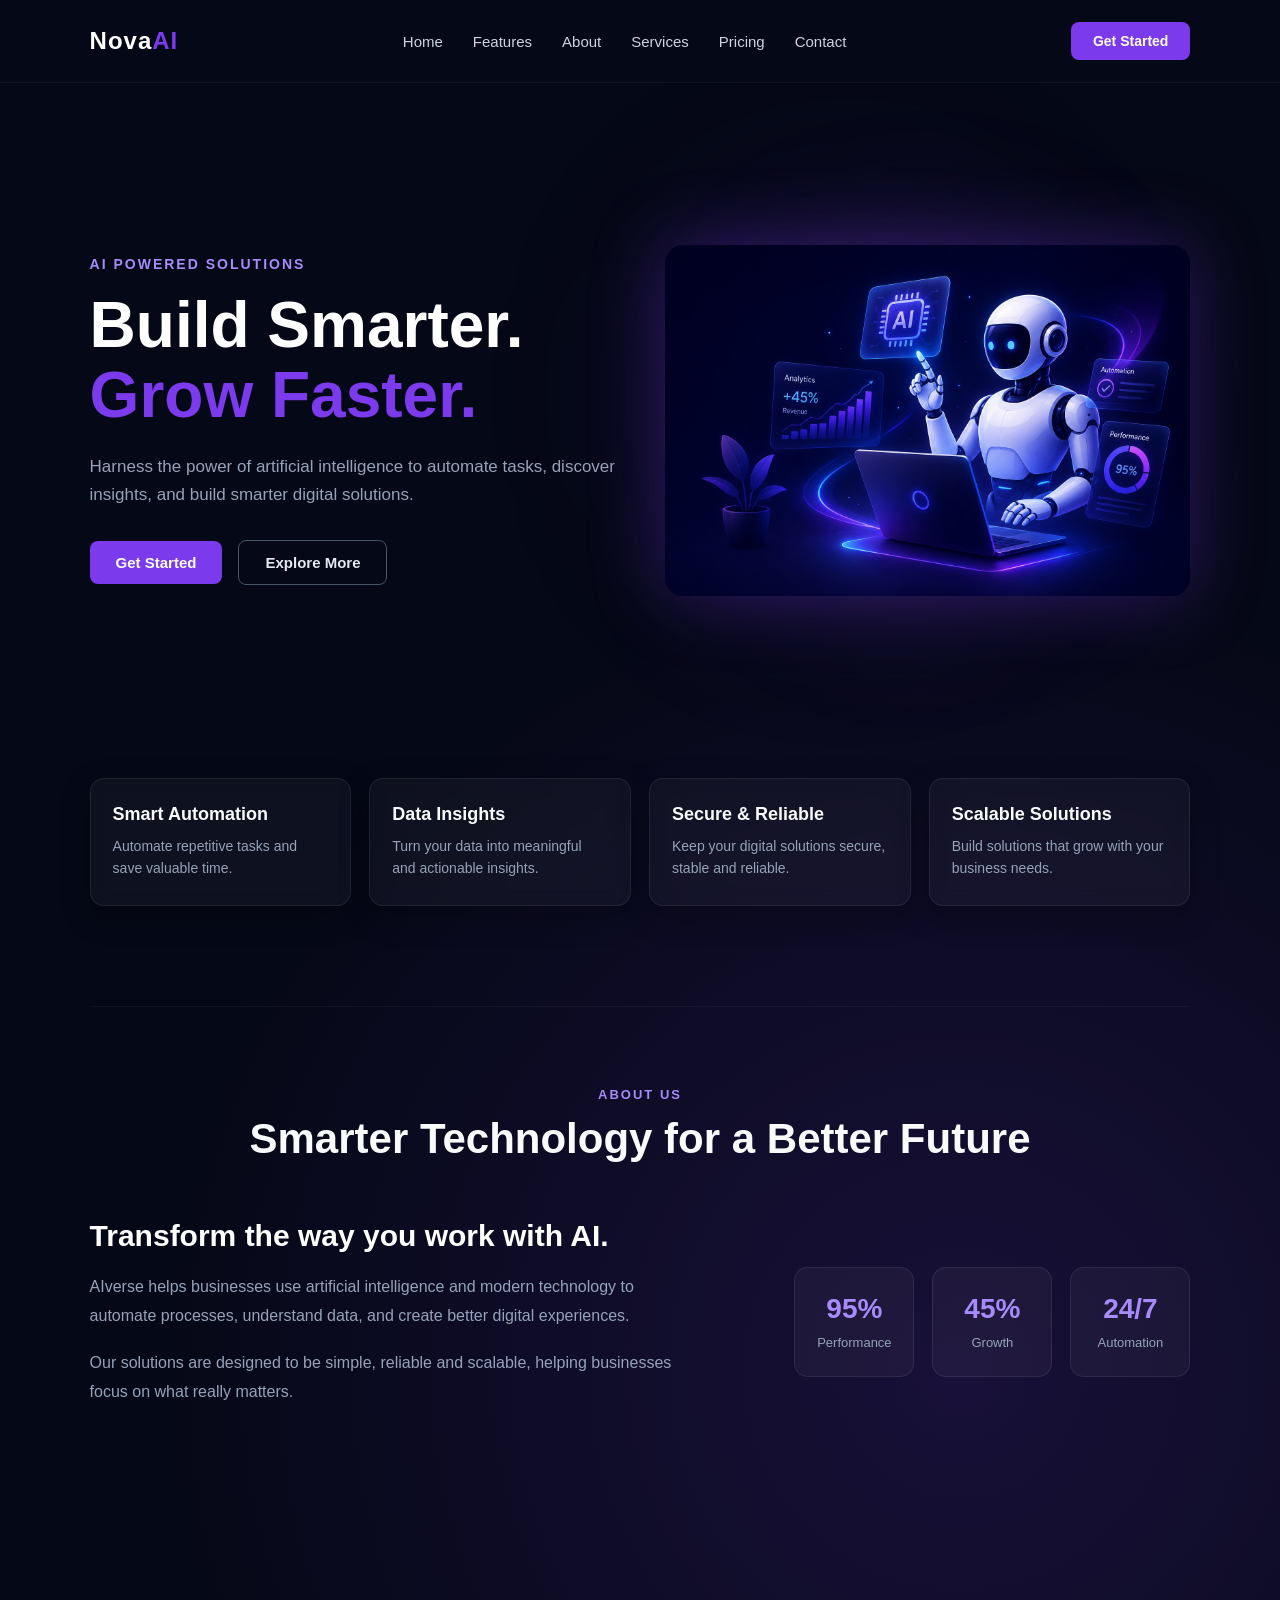
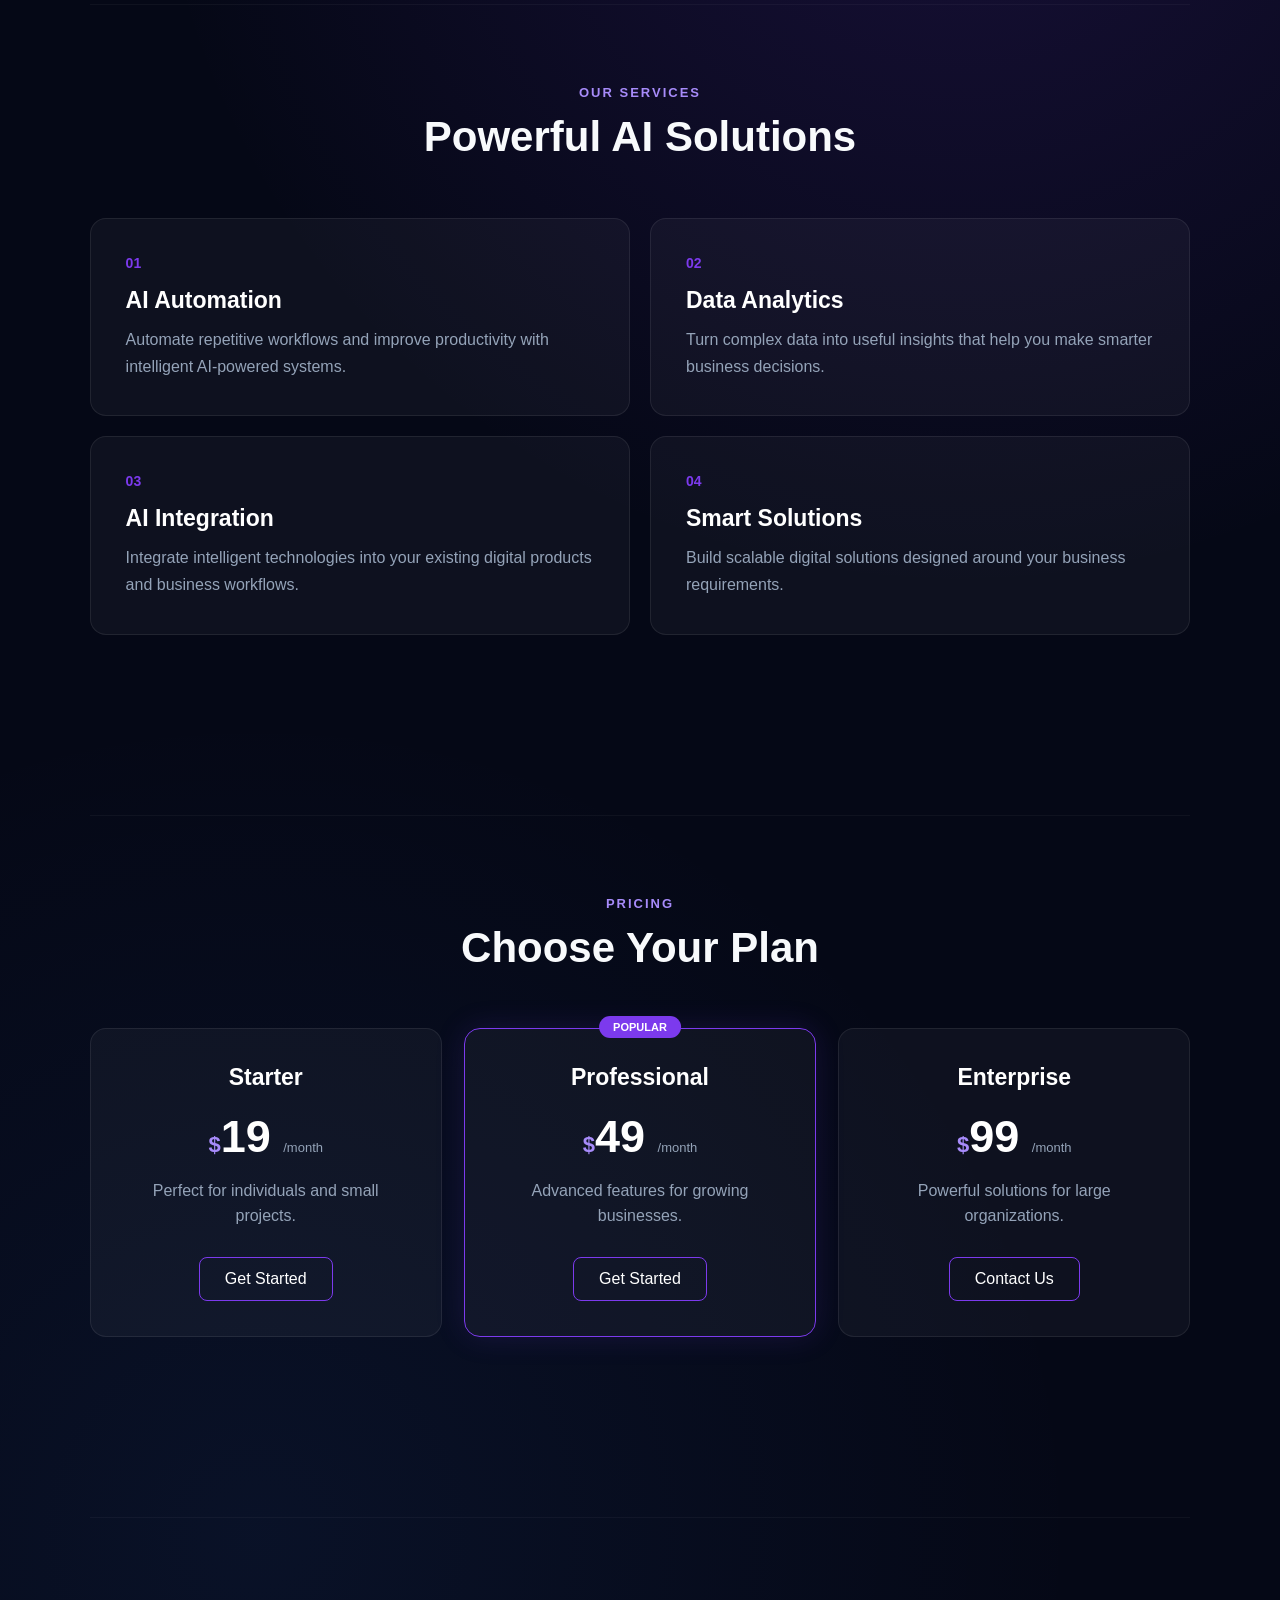
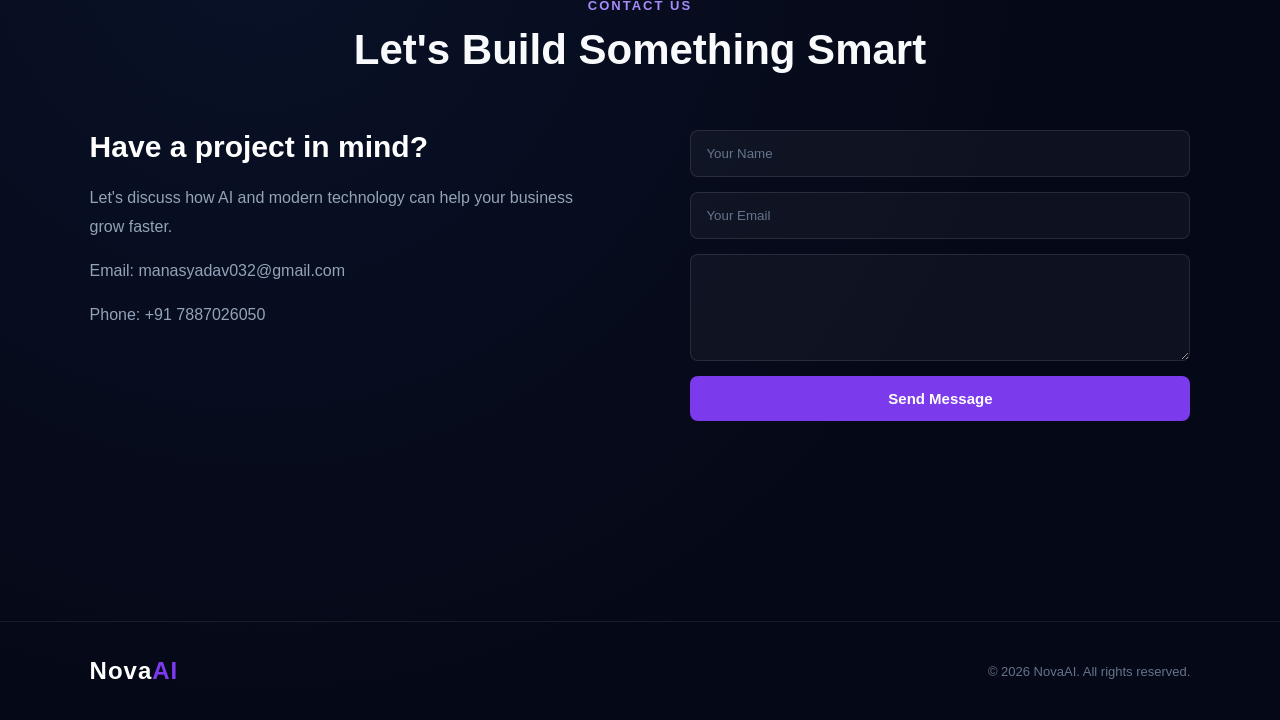
<file: Task2_Landingpage/index.html>
<!DOCTYPE html>
<html lang="en">
<head>
    <meta charset="UTF-8">
    <meta name="viewport" content="width=device-width, initial-scale=1.0">
    <title>AI Landing Page</title>

    <link rel="stylesheet" href="style.css">
</head>

<body>

    <header class="navbar">

    <div class="logo">
        Nova<span>AI</span>
    </div>

    <nav>
        <a href="#home">Home</a>
        <a href="#features">Features</a>
        <a href="#about">About</a>
        <a href="#services">Services</a>
        <a href="#pricing">Pricing</a>
        <a href="#contact">Contact</a>
    </nav>

    <button class="menu-toggle" aria-label="Open navigation">
    ☰
</button>

    <a href="#contact" class="nav-btn">Get Started</a>

</header>

<section class="hero">

    <div class="hero-content">

        <p class="hero-tag">AI POWERED SOLUTIONS</p>

        <h1>
            Build Smarter.
            <span>Grow Faster.</span>
        </h1>

        <p class="hero-description">
            Harness the power of artificial intelligence to automate
            tasks, discover insights, and build smarter digital solutions.
        </p>

        <div class="hero-buttons">
            <a href="#contact" class="primary-btn">Get Started</a>
            <a href="#features" class="secondary-btn">Explore More</a>
        </div>

    </div>

    <div class="hero-image">
        <img src="images/hero.png" alt="AI Robot working on laptop">
    </div>

</section>

<section class="features">

    <div class="feature-card">
        <h3>Smart Automation</h3>
        <p>Automate repetitive tasks and save valuable time.</p>
    </div>

    <div class="feature-card">
        <h3>Data Insights</h3>
        <p>Turn your data into meaningful and actionable insights.</p>
    </div>

    <div class="feature-card">
        <h3>Secure & Reliable</h3>
        <p>Keep your digital solutions secure, stable and reliable.</p>
    </div>

    <div class="feature-card">
        <h3>Scalable Solutions</h3>
        <p>Build solutions that grow with your business needs.</p>
    </div>

</section>

<!-- About Section -->
<section class="about-section" id="about">

    <div class="section-heading">
        <p>ABOUT US</p>
        <h2>Smarter Technology for a Better Future</h2>
    </div>

    <div class="about-content">

        <div class="about-text">
            <h3>Transform the way you work with AI.</h3>

            <p>
                AIverse helps businesses use artificial intelligence and
                modern technology to automate processes, understand data,
                and create better digital experiences.
            </p>

            <p>
                Our solutions are designed to be simple, reliable and
                scalable, helping businesses focus on what really matters.
            </p>
        </div>

        <div class="about-stats">
            <div>
                <strong>95%</strong>
                <span>Performance</span>
            </div>

            <div>
                <strong>45%</strong>
                <span>Growth</span>
            </div>

            <div>
                <strong>24/7</strong>
                <span>Automation</span>
            </div>
        </div>

    </div>

</section>


<!-- Services Section -->
<section class="services-section" id="services">

    <div class="section-heading">
        <p>OUR SERVICES</p>
        <h2>Powerful AI Solutions</h2>
    </div>

    <div class="services-grid">

        <div class="service-card">
            <span>01</span>
            <h3>AI Automation</h3>
            <p>
                Automate repetitive workflows and improve productivity
                with intelligent AI-powered systems.
            </p>
        </div>

        <div class="service-card">
            <span>02</span>
            <h3>Data Analytics</h3>
            <p>
                Turn complex data into useful insights that help you
                make smarter business decisions.
            </p>
        </div>

        <div class="service-card">
            <span>03</span>
            <h3>AI Integration</h3>
            <p>
                Integrate intelligent technologies into your existing
                digital products and business workflows.
            </p>
        </div>

        <div class="service-card">
            <span>04</span>
            <h3>Smart Solutions</h3>
            <p>
                Build scalable digital solutions designed around your
                business requirements.
            </p>
        </div>

    </div>

</section>


<!-- Pricing Section -->
<section class="pricing-section" id="pricing">

    <div class="section-heading">
        <p>PRICING</p>
        <h2>Choose Your Plan</h2>
    </div>

    <div class="pricing-grid">

        <div class="pricing-card">
            <h3>Starter</h3>

            <div class="price">
                <span>$</span>19
                <small>/month</small>
            </div>

            <p>Perfect for individuals and small projects.</p>

            <a href="#" class="pricing-btn">Get Started</a>
        </div>


        <div class="pricing-card featured-plan">

            <div class="popular">POPULAR</div>

            <h3>Professional</h3>

            <div class="price">
                <span>$</span>49
                <small>/month</small>
            </div>

            <p>
                Advanced features for growing businesses.
            </p>

            <a href="#" class="pricing-btn">Get Started</a>
        </div>


        <div class="pricing-card">
            <h3>Enterprise</h3>

            <div class="price">
                <span>$</span>99
                <small>/month</small>
            </div>

            <p>
                Powerful solutions for large organizations.
            </p>

            <a href="#" class="pricing-btn">Contact Us</a>
        </div>

    </div>

</section>


<!-- Contact Section -->
<section class="contact-section" id="contact">

    <div class="section-heading">
        <p>CONTACT US</p>
        <h2>Let's Build Something Smart</h2>
    </div>

    <div class="contact-content">

        <div class="contact-info">
            <h3>Have a project in mind?</h3>

            <p>
                Let's discuss how AI and modern technology can help
                your business grow faster.
            </p>

            <p>
                Email: manasyadav032@gmail.com
            </p>

            <p>
                Phone: +91 7887026050
            </p>
        </div>


        <form class="contact-form" id="contactForm">

            <input
             type="text"
             id="name"
             placeholder="Your Name"
             required
    >

            <input
             type="email"
             id="email"
             placeholder="Your Email"
             required
    >

            <textarea
             id="message"
             placeholder="Your Message"
             rows="5"
             required
    >       </textarea>

        <button type="submit">
              Send Message
        </button>

        <p class="form-message"></p>

         </form>

    </div>

</section>


<!-- Footer -->
<footer class="footer">

    <div class="logo">
        Nova<span>AI</span>
    </div>

    <p>
        © 2026 NovaAI. All rights reserved.
    </p>

</footer>

<script src="script.js"></script>
</body>
</html>
</file>
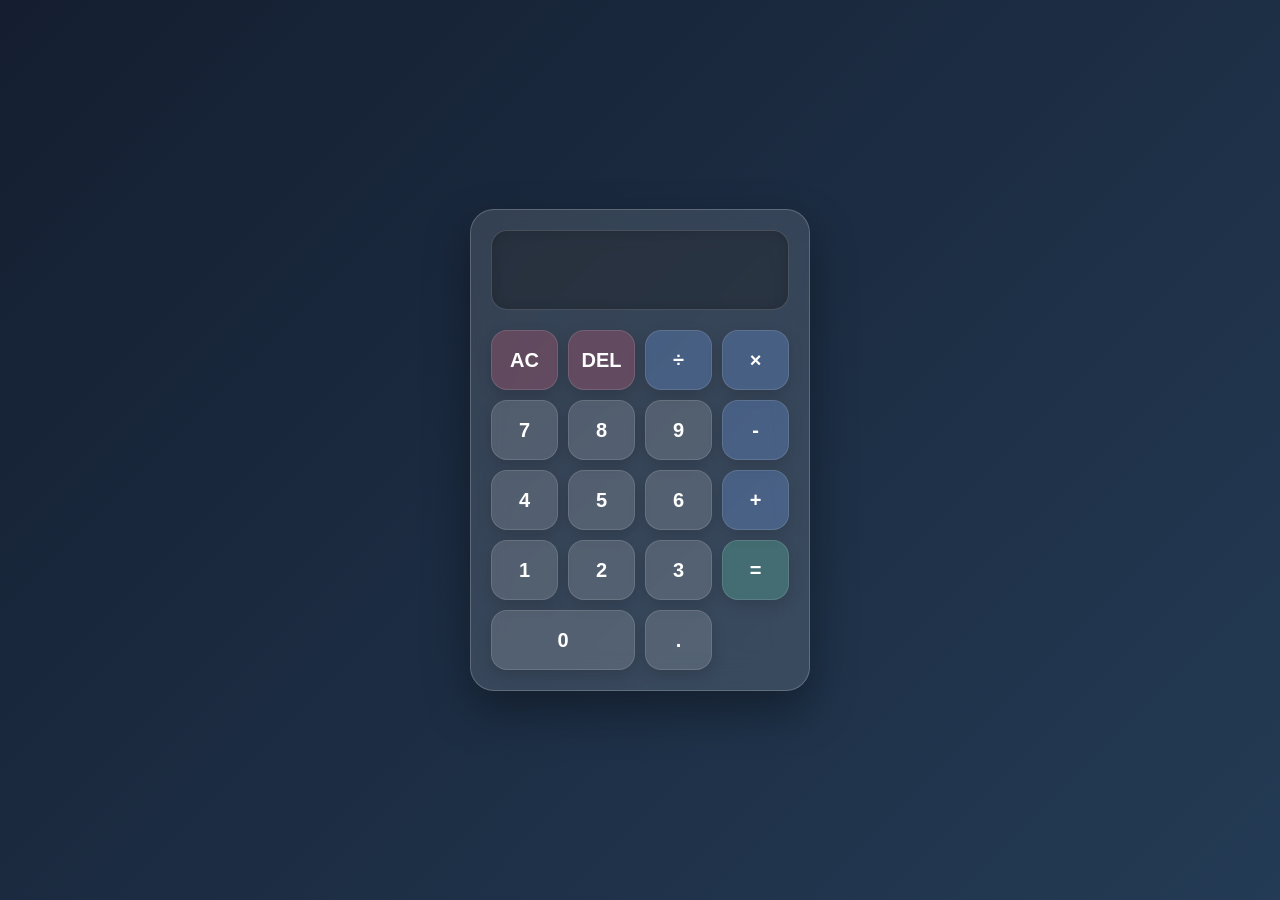
<file: Task3_Calculator/index.html>
<!DOCTYPE html>
<html lang="en">
<head>
    <meta charset="UTF-8">
    <meta name="viewport" content="width=device-width, initial-scale=1.0">
    <title>Calculator</title>
    <link rel="stylesheet" href="style.css">
</head>

<body>
<div class="calculator">

    <input type="text" id="display" readonly>

    <div class="buttons">

        <button class="clear">AC</button>
        <button class="delete">DEL</button>
        <button class="operator">÷</button>
        <button class="operator">×</button>

        <button>7</button>
        <button>8</button>
        <button>9</button>
        <button class="operator">-</button>

        <button>4</button>
        <button>5</button>
        <button>6</button>
        <button class="operator">+</button>

        <button>1</button>
        <button>2</button>
        <button>3</button>
        <button class="equals">=</button>

        <button class="zero">0</button>
        <button>.</button>

    </div>

</div>
<script src="script.js"></script>
</body>
</html>
</file>
<file: Task2_Landingpage/style.css>
html {
    scroll-behavior: smooth;
}
* {
    margin: 0;
    padding: 0;
    box-sizing: border-box;
}

body {
    font-family: Arial, sans-serif;
    background: #050816;
    color: white;
}

.navbar {
    width: 100%;
    padding: 22px 7%;
    display: flex;
    align-items: center;
    justify-content: space-between;
}

.logo {
    font-size: 24px;
    font-weight: 700;
    letter-spacing: 1px;
}

.logo span {
    color: #7c3aed;
}

.navbar nav {
    display: flex;
    gap: 30px;
}

.navbar nav a {
    color: #cbd5e1;
    text-decoration: none;
    font-size: 15px;
    transition: 0.3s;
}

.navbar nav a:hover {
    color: white;
}

.nav-btn {
    padding: 11px 22px;
    background: #7c3aed;
    color: white;
    text-decoration: none;
    border-radius: 8px;
    font-size: 14px;
    font-weight: 600;
    transition: 0.3s;
}

.nav-btn:hover {
    background: #6d28d9;
    transform: translateY(-2px);
}

.hero {
    min-height: 75vh;
    padding: 60px 7%;
    display: flex;
    align-items: center;
    justify-content: space-between;
    gap: 50px;
}

.hero-content {
    width: 50%;
}

.hero-image {
    width: 50%;
    display: flex;
    justify-content: center;
    align-items: center;
}

.hero-image img {
    width: 100%;
    max-width: 550px;
    height: auto;
    object-fit: contain;
}

.hero-tag {
    color: #a78bfa;
    font-size: 14px;
    font-weight: 600;
    letter-spacing: 2px;
    margin-bottom: 18px;
}
.hero-content h1 {
    font-size: 64px;
    line-height: 1.1;
    font-weight: 700;
    margin-bottom: 22px;
    max-width: 650px;
}

.hero-content h1 span {
    color: #7c3aed;
}

/* Hero Description */
.hero-description {
    color: #94a3b8;
    font-size: 17px;
    line-height: 1.7;
    max-width: 560px;
    margin-bottom: 30px;
}


/* Hero Buttons */
.hero-buttons {
    display: flex;
    gap: 16px;
    align-items: center;
}

.primary-btn,
.secondary-btn {
    display: inline-block;
    padding: 13px 26px;
    border-radius: 8px;
    text-decoration: none;
    font-size: 15px;
    font-weight: 600;
    transition: 0.3s ease;
}

.primary-btn {
    background: #7c3aed;
    color: white;
}

.primary-btn:hover {
    background: #6d28d9;
    transform: translateY(-2px);
}

.secondary-btn {
    border: 1px solid #475569;
    color: #e2e8f0;
}

.secondary-btn:hover {
    border-color: #7c3aed;
    color: white;
    transform: translateY(-2px);
}


/* Hero Image Effect */
.hero-image img {
    filter: drop-shadow(0 0 35px rgba(124, 58, 237, 0.35));
}

/* Features Section */
.features {
    width: 86%;
    margin: 20px auto 60px;
    display: grid;
    grid-template-columns: repeat(4, 1fr);
    gap: 18px;
}

.feature-card {
    padding: 25px 22px;
    background: rgba(255, 255, 255, 0.04);
    border: 1px solid rgba(255, 255, 255, 0.08);
    border-radius: 14px;
    transition: 0.3s ease;
}

.feature-card:hover {
    transform: translateY(-6px);
    border-color: #7c3aed;
}

.feature-card h3 {
    font-size: 18px;
    margin-bottom: 10px;
}

.feature-card p {
    color: #94a3b8;
    font-size: 14px;
    line-height: 1.6;
}

/* Page Background */
body {
    background:
        radial-gradient(circle at 75% 35%, rgba(124, 58, 237, 0.16), transparent 30%),
        radial-gradient(circle at 20% 80%, rgba(59, 130, 246, 0.08), transparent 25%),
        #050816;
}


/* Navbar Glass Effect */
.navbar {
    position: relative;
    z-index: 10;
    border-bottom: 1px solid rgba(255, 255, 255, 0.05);
}


/* Hero Glow */
.hero {
    position: relative;
    overflow: hidden;
}

.hero::before {
    content: "";
    position: absolute;
    width: 350px;
    height: 350px;
    background: rgba(124, 58, 237, 0.12);
    filter: blur(100px);
    border-radius: 50%;
    top: 20%;
    right: 20%;
    z-index: -1;
}


/* Image Glow */
.hero-image {
    position: relative;
}

.hero-image::before {
    content: "";
    position: absolute;
    width: 280px;
    height: 280px;
    background: rgba(124, 58, 237, 0.18);
    filter: blur(90px);
    border-radius: 50%;
    z-index: -1;
}

/* Hero Image Polish */
.hero-image img {
    border-radius: 18px;
    transition: transform 0.4s ease;
}

.hero-image img:hover {
    transform: scale(1.02);
}


/* Feature Cards Polish */
.feature-card {
    backdrop-filter: blur(10px);
    box-shadow: 0 10px 30px rgba(0, 0, 0, 0.25);
}

.feature-card h3 {
    color: #f8fafc;
}

.feature-card p {
    margin: 0;
}


/* Better Section Spacing */
.features {
    position: relative;
    z-index: 2;
}

/* ============================= */
/* Responsive Design */
/* ============================= */

@media (max-width: 900px) {

    .navbar {
        padding: 20px 5%;
    }

    .navbar nav {
        gap: 18px;
    }

    .hero {
        padding: 50px 5%;
        flex-direction: column;
        text-align: center;
    }

    .hero-content,
    .hero-image {
        width: 100%;
    }

    .hero-content {
        display: flex;
        flex-direction: column;
        align-items: center;
    }

    .hero-content h1 {
        font-size: 52px;
    }

    .hero-description {
        max-width: 650px;
    }

    .hero-image img {
        max-width: 600px;
    }

    .features {
        width: 90%;
        grid-template-columns: repeat(2, 1fr);
    }
}


/* Mobile */
@media (max-width: 600px) {

    .navbar {
        flex-direction: column;
        gap: 18px;
        padding: 20px 5%;
    }

    .navbar nav {
        flex-wrap: wrap;
        justify-content: center;
        gap: 14px;
    }

    .nav-btn {
        display: none;
    }

    .hero {
        padding: 40px 5%;
        gap: 35px;
    }

    .hero-content h1 {
        font-size: 40px;
    }

    .hero-description {
        font-size: 15px;
    }

    .hero-buttons {
        flex-direction: column;
        width: 100%;
    }

    .primary-btn,
    .secondary-btn {
        width: 100%;
        text-align: center;
    }

    .hero-image img {
        max-width: 100%;
    }

    .features {
        width: 90%;
        grid-template-columns: 1fr;
        margin-top: 10px;
    }
}

/* Hamburger Menu */
.menu-toggle {
    display: none;
    background: transparent;
    border: none;
    color: white;
    font-size: 28px;
    cursor: pointer;
}


/* Mobile Navbar */
@media (max-width: 600px) {

    .navbar {
        position: relative;
        flex-direction: row;
        justify-content: space-between;
    }

    .menu-toggle {
        display: block;
    }

    .navbar nav {
        display: none;
        position: absolute;
        top: 75px;
        left: 5%;
        width: 90%;
        padding: 20px;
        flex-direction: column;
        align-items: center;
        gap: 18px;
        background: #0a0d20;
        border: 1px solid rgba(255, 255, 255, 0.08);
        border-radius: 12px;
    }

    .navbar nav.active {
        display: flex;
    }
}

/* ============================= */
/* Common Section Styling */
/* ============================= */

.about-section,
.services-section,
.pricing-section,
.contact-section {
    width: 86%;
    margin: 100px auto;
    padding: 80px 0;
}


/* Section Heading */

.section-heading {
    text-align: center;
    margin-bottom: 55px;
}

.section-heading p {
    color: #a78bfa;
    font-size: 13px;
    font-weight: 600;
    letter-spacing: 2px;
    margin-bottom: 12px;
}

.section-heading h2 {
    font-size: 42px;
    line-height: 1.2;
    color: #f8fafc;
}


/* ============================= */
/* About */
/* ============================= */

.about-content {
    display: flex;
    align-items: center;
    justify-content: space-between;
    gap: 60px;
}

.about-text {
    max-width: 600px;
}

.about-text h3 {
    font-size: 30px;
    margin-bottom: 20px;
}

.about-text p {
    color: #94a3b8;
    line-height: 1.8;
    margin-bottom: 18px;
}

.about-stats {
    display: flex;
    gap: 18px;
}

.about-stats div {
    min-width: 120px;
    padding: 25px 18px;
    text-align: center;
    background: rgba(255, 255, 255, 0.04);
    border: 1px solid rgba(255, 255, 255, 0.08);
    border-radius: 14px;
}

.about-stats strong {
    display: block;
    color: #a78bfa;
    font-size: 28px;
    margin-bottom: 8px;
}

.about-stats span {
    color: #94a3b8;
    font-size: 13px;
}


/* ============================= */
/* Services */
/* ============================= */

.services-grid {
    display: grid;
    grid-template-columns: repeat(2, 1fr);
    gap: 20px;
}

.service-card {
    padding: 35px;
    background: rgba(255, 255, 255, 0.04);
    border: 1px solid rgba(255, 255, 255, 0.08);
    border-radius: 16px;
    transition: 0.3s ease;
}

.service-card:hover {
    transform: translateY(-6px);
    border-color: #7c3aed;
}

.service-card span {
    color: #7c3aed;
    font-size: 14px;
    font-weight: 700;
}

.service-card h3 {
    font-size: 23px;
    margin: 15px 0 12px;
}

.service-card p {
    color: #94a3b8;
    line-height: 1.7;
}


/* ============================= */
/* Pricing */
/* ============================= */

.pricing-grid {
    display: grid;
    grid-template-columns: repeat(3, 1fr);
    gap: 22px;
}

.pricing-card {
    position: relative;
    padding: 35px;
    text-align: center;
    background: rgba(255, 255, 255, 0.04);
    border: 1px solid rgba(255, 255, 255, 0.08);
    border-radius: 16px;
}

.pricing-card h3 {
    font-size: 23px;
    margin-bottom: 20px;
}

.price {
    color: white;
    font-size: 45px;
    font-weight: 700;
    margin-bottom: 15px;
}

.price span {
    color: #a78bfa;
    font-size: 22px;
}

.price small {
    color: #94a3b8;
    font-size: 13px;
    font-weight: normal;
}

.pricing-card p {
    color: #94a3b8;
    line-height: 1.6;
    margin-bottom: 28px;
}

.pricing-btn {
    display: inline-block;
    padding: 12px 25px;
    border: 1px solid #7c3aed;
    border-radius: 8px;
    color: white;
    text-decoration: none;
}

.featured-plan {
    border-color: #7c3aed;
    box-shadow: 0 0 30px rgba(124, 58, 237, 0.15);
}

.popular {
    position: absolute;
    top: -13px;
    left: 50%;
    transform: translateX(-50%);
    padding: 5px 14px;
    background: #7c3aed;
    border-radius: 20px;
    font-size: 11px;
    font-weight: 700;
}


/* ============================= */
/* Contact */
/* ============================= */

.contact-content {
    display: flex;
    justify-content: space-between;
    gap: 60px;
}

.contact-info {
    max-width: 500px;
}

.contact-info h3 {
    font-size: 30px;
    margin-bottom: 20px;
}

.contact-info p {
    color: #94a3b8;
    line-height: 1.8;
    margin-bottom: 15px;
}

.contact-form {
    width: 100%;
    max-width: 500px;
    display: flex;
    flex-direction: column;
    gap: 15px;
}

.contact-form input,
.contact-form textarea {
    width: 100%;
    padding: 15px;
    background: rgba(255, 255, 255, 0.04);
    border: 1px solid rgba(255, 255, 255, 0.1);
    border-radius: 8px;
    color: white;
    outline: none;
    font-family: inherit;
}

.contact-form input:focus,
.contact-form textarea:focus {
    border-color: #7c3aed;
}

.contact-form button {
    padding: 14px;
    border: none;
    border-radius: 8px;
    background: #7c3aed;
    color: white;
    font-size: 15px;
    font-weight: 600;
    cursor: pointer;
}


/* ============================= */
/* Footer */
/* ============================= */

.footer {
    padding: 35px 7%;
    border-top: 1px solid rgba(255, 255, 255, 0.08);
    display: flex;
    justify-content: space-between;
    align-items: center;
}

.footer p {
    color: #64748b;
    font-size: 13px;
}

.form-message {
    margin-top: 5px;
    color: #a78bfa;
    font-size: 14px;
    text-align: center;
}

/* ============================= */
/* Final UI Polish */
/* ============================= */

/* Better section separation */
.about-section,
.services-section,
.pricing-section,
.contact-section {
    border-top: 1px solid rgba(255, 255, 255, 0.04);
}


/* Consistent card hover */
.service-card,
.pricing-card,
.feature-card,
.about-stats div {
    transition: transform 0.3s ease, border-color 0.3s ease,
                box-shadow 0.3s ease;
}

.service-card:hover,
.pricing-card:hover,
.feature-card:hover {
    box-shadow: 0 15px 35px rgba(0, 0, 0, 0.25);
}


/* Pricing button hover */
.pricing-btn {
    transition: 0.3s ease;
}

.pricing-btn:hover {
    background: #7c3aed;
    transform: translateY(-2px);
}


/* Contact button hover */
.contact-form button {
    transition: 0.3s ease;
}

.contact-form button:hover {
    background: #6d28d9;
    transform: translateY(-2px);
}


/* Input placeholder */
.contact-form input::placeholder,
.contact-form textarea::placeholder {
    color: #64748b;
}


/* Better mobile spacing */
@media (max-width: 600px) {

    .about-section,
    .services-section,
    .pricing-section,
    .contact-section {
        border-top: 1px solid rgba(255, 255, 255, 0.04);
    }

    .section-heading h2 {
        line-height: 1.3;
    }

    .about-stats div {
        padding: 20px 12px;
    }

    .footer {
        padding: 30px 5%;
    }
}

/* ============================= */
/* Navbar Hover Effects */
/* ============================= */

.navbar nav a {
    position: relative;
    transition: color 0.3s ease, transform 0.3s ease;
}

.navbar nav a::after {
    content: "";
    position: absolute;
    left: 50%;
    bottom: -8px;
    width: 0;
    height: 2px;
    background: #7c3aed;
    border-radius: 10px;
    transform: translateX(-50%);
    transition: width 0.3s ease;
}

.navbar nav a:hover {
    color: #a855f7;
    transform: translateY(-2px);
}

.navbar nav a:hover::after {
    width: 100%;
}


/* Navbar Get Started button */

.navbar .nav-btn {
    transition: transform 0.3s ease, box-shadow 0.3s ease;
}

.navbar .nav-btn:hover {
    transform: translateY(-3px);
    box-shadow: 0 8px 25px rgba(124, 58, 237, 0.4);
}

/* Active Navbar Link */

.navbar nav a.active {
    color: #a855f7;
}

.navbar nav a.active::after {
    width: 100%;
}
</file>
<file: Task3_Calculator/style.css>
* {
    margin: 0;
    padding: 0;
    box-sizing: border-box;
}

body {
    min-height: 100vh;
    display: flex;
    justify-content: center;
    align-items: center;
    background: linear-gradient(135deg, #141e30, #243b55);
    font-family: Arial, sans-serif;
}

.calculator {
    width: 340px;
    padding: 20px;
    background: rgba(255, 255, 255, 0.12);
    border: 1px solid rgba(255, 255, 255, 0.2);
    border-radius: 24px;
    backdrop-filter: blur(18px);
    -webkit-backdrop-filter: blur(18px);
    box-shadow: 0 20px 45px rgba(0, 0, 0, 0.35);
}

#display {
    width: 100%;
    height: 80px;
    margin-bottom: 20px;
    padding: 15px;
    border: 1px solid rgba(255, 255, 255, 0.15);
    outline: none;
    border-radius: 16px;
    background: rgba(0, 0, 0, 0.25);
    color: #ffffff;
    font-size: 32px;
    text-align: right;
    box-shadow: inset 0 0 15px rgba(0, 0, 0, 0.15);
}

.buttons {
    display: grid;
    grid-template-columns: repeat(4, 1fr);
    gap: 10px;
}

.buttons button {
    height: 60px;
    border: 1px solid rgba(255, 255, 255, 0.12);
    border-radius: 16px;
    background: rgba(255, 255, 255, 0.14);
    color: #ffffff;
    font-size: 20px;
    font-weight: bold;
    cursor: pointer;
    transition: all 0.2s ease;
    box-shadow: 0 5px 15px rgba(0, 0, 0, 0.15);
}

.buttons button:hover {
    background: rgba(255, 255, 255, 0.25);
    transform: translateY(-2px);
}

.buttons button:active {
    transform: scale(0.94);
}

.buttons .operator {
    background: rgba(120, 170, 255, 0.25);
}

.buttons .operator:hover {
    background: rgba(120, 170, 255, 0.4);
}

.buttons .clear,
.buttons .delete {
    background: rgba(255, 100, 130, 0.22);
}

.buttons .clear:hover,
.buttons .delete:hover {
    background: rgba(255, 100, 130, 0.38);
}

.buttons .equals {
    background: rgba(100, 220, 180, 0.25);
    grid-row: span 2;
}

.buttons .equals:hover {
    background: rgba(100, 220, 180, 0.42);
}

.zero {
    grid-column: span 2;
}

@media (max-width: 480px) {
    .calculator {
        width: 90%;
        max-width: 340px;
        padding: 15px;
    }

    #display {
        height: 70px;
        font-size: 26px;
    }

    .buttons {
        gap: 8px;
    }

    .buttons button {
        height: 55px;
        font-size: 18px;
    }
}
</file>
